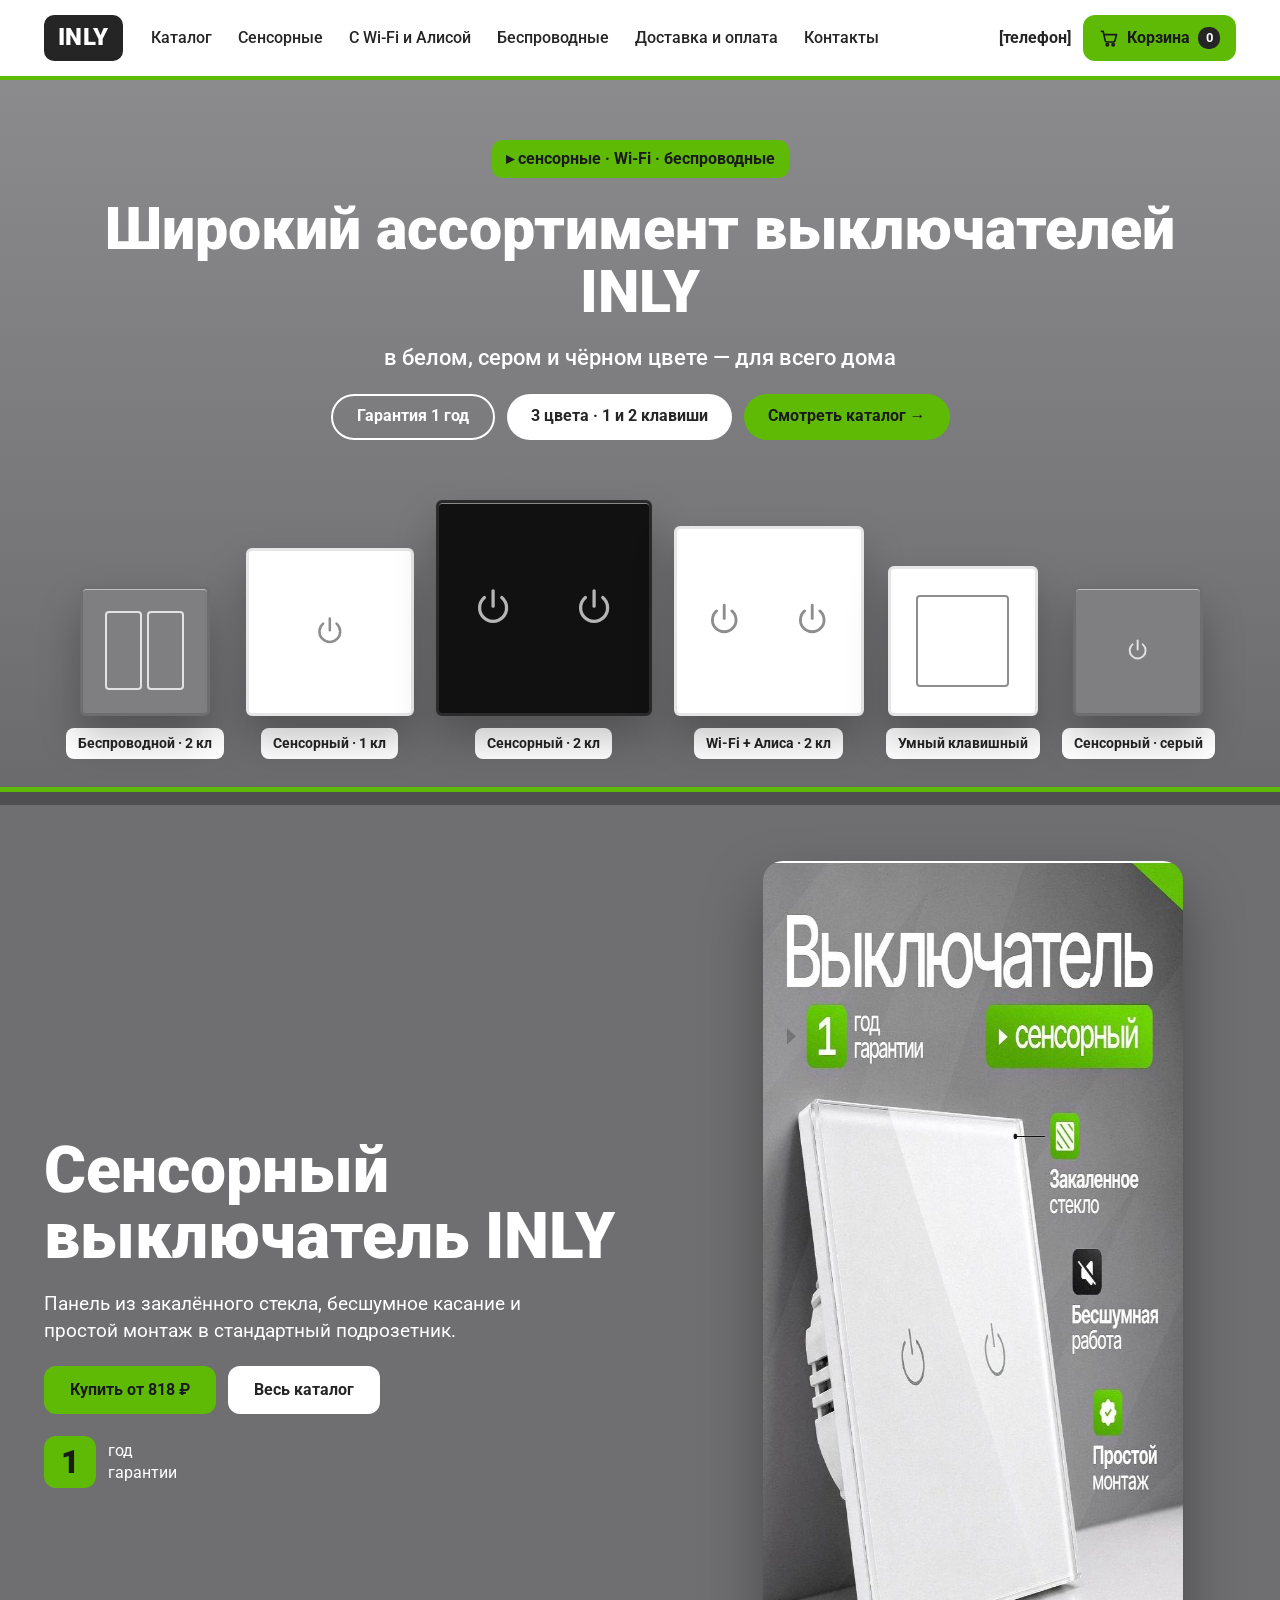
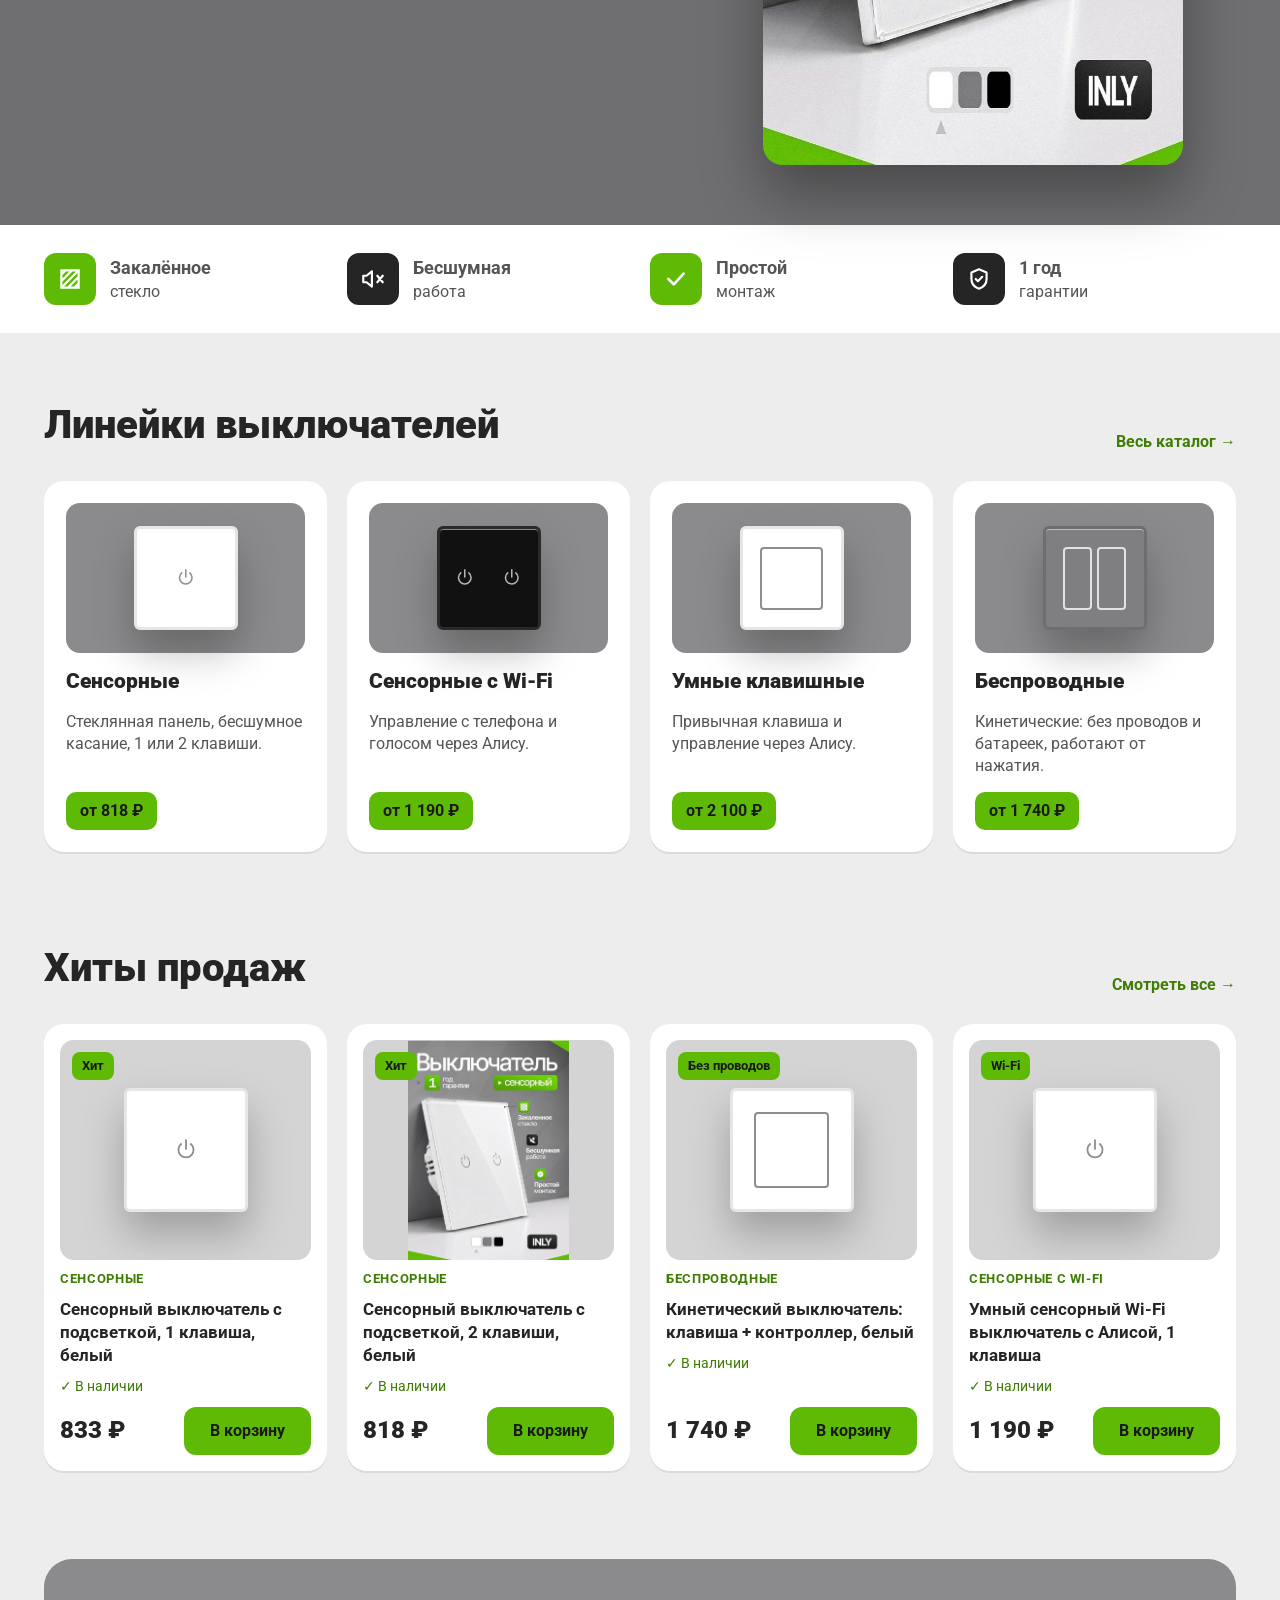
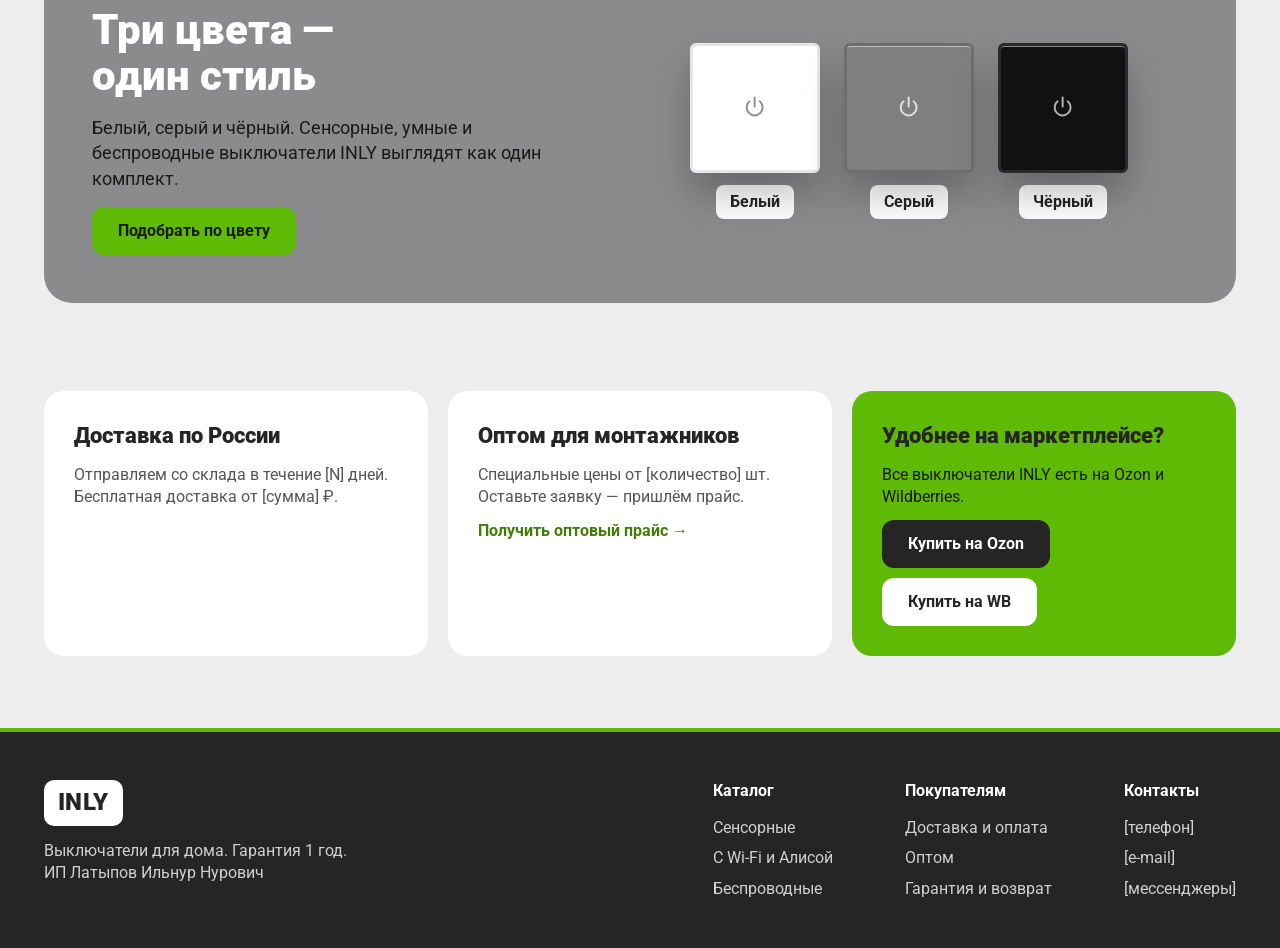
<file: index.html>
<!doctype html>
<html lang="ru">
<head>
<meta charset="utf-8">
<meta name="viewport" content="width=device-width, initial-scale=1">
<title>INLY — выключатели для дома: сенсорные, Wi-Fi, беспроводные</title>
<meta name="description" content="Сенсорные, умные с Алисой и беспроводные выключатели INLY. Закалённое стекло, белый, серый и чёрный. Гарантия 1 год.">
<link rel="preconnect" href="https://fonts.googleapis.com">
<link rel="preconnect" href="https://fonts.gstatic.com" crossorigin>
<link href="https://fonts.googleapis.com/css2?family=Roboto:wght@400;500;700;900&display=swap" rel="stylesheet">
<link rel="stylesheet" href="css/style.css?v=1">
<meta name="theme-color" content="#252525">
</head>
<body class="">
<header class="header">
<div class="container">
<button class="burger" type="button" aria-label="Меню" aria-expanded="false"><svg width="22" height="22" viewBox="0 0 24 24" fill="none" stroke="#252525" stroke-width="2" stroke-linecap="round" aria-hidden="true"><path d="M4 7h16M4 12h16M4 17h16"/></svg></button>
<a class="logo" href="index.html">INLY</a>
<nav class="nav" aria-label="Основное меню">
<a href="catalog.html">Каталог</a>
<a href="catalog.html?type=sensor">Сенсорные</a>
<a href="catalog.html?type=wifi">С Wi-Fi и Алисой</a>
<a href="catalog.html?type=kinetic">Беспроводные</a>
<a href="index.html#delivery">Доставка и оплата</a>
<a href="#contacts">Контакты</a>
</nav>
<div class="header-actions">
<a class="phone" href="tel:+70000000000">[телефон]</a>
<a class="cart-btn" href="#cart" aria-label="Корзина"><svg width="20" height="20" viewBox="0 0 24 24" fill="none" stroke="currentColor" stroke-width="2" stroke-linecap="round" stroke-linejoin="round" aria-hidden="true"><path d="M3 4h2l2.4 11.2a2 2 0 0 0 2 1.6h7.7a2 2 0 0 0 2-1.5L21 8H6"/><circle cx="10" cy="20" r="1.4"/><circle cx="17" cy="20" r="1.4"/></svg><span class="txt">Корзина</span><span class="cart-count" data-cart-count>0</span></a>
</div>
</div>
<nav class="mobile-menu" aria-label="Меню">
<a href="catalog.html">Каталог</a>
<a href="catalog.html?type=sensor">Сенсорные</a>
<a href="catalog.html?type=wifi">С Wi-Fi и Алисой</a>
<a href="catalog.html?type=kinetic">Беспроводные</a>
<a href="index.html#delivery">Доставка и оплата</a>
<a href="tel:+70000000000">Позвонить: [телефон]</a>
</nav>
</header>
<main>
<section class="banner" aria-labelledby="banner-title">
<div class="container">
<span class="tag">▸ сенсорные · Wi-Fi · беспроводные</span>
<h1 id="banner-title">Широкий ассортимент выключателей INLY</h1>
<p>в белом, сером и чёрном цвете — для всего дома</p>
<div class="banner-pills">
<span class="pill pill-outline">Гарантия 1 год</span>
<span class="pill pill-white">3 цвета · 1 и 2 клавиши</span>
<a class="pill pill-green" href="catalog.html">Смотреть каталог →</a>
</div>
<div class="shelf" id="shelf"></div>
</div>
<div class="shelf-floor" aria-hidden="true"></div>
</section>

<section class="hero">
<div class="container">
<div class="hero-text">
<h2>Сенсорный выключатель INLY</h2>
<p>Панель из закалённого стекла, бесшумное касание и простой монтаж в стандартный подрозетник.</p>
<div class="banner-pills" style="justify-content:flex-start">
<a class="btn btn-green" href="product.html?id=s2-white">Купить от 818 ₽</a>
<a class="btn btn-white" href="catalog.html">Весь каталог</a>
</div>
<div class="warranty"><b>1</b><span>год<br>гарантии</span></div>
</div>
<div class="hero-img"><img src="img/switch-white-2key.jpg" alt="Белый сенсорный выключатель INLY, 2 клавиши, закалённое стекло" width="662" height="904"></div>
</div>
</section>

<section class="features" aria-label="Преимущества">
<div class="container">
<div class="feature"><span class="ico"><svg width="26" height="26" viewBox="0 0 24 24" fill="none" stroke="currentColor" stroke-width="2" stroke-linecap="round" aria-hidden="true"><path d="M4 4h16v16H4z M8 4 4 8 M14 4 4 14 M20 4 4 20 M20 10 10 20 M20 16 16 20"/></svg></span><span><b>Закалённое</b><span>стекло</span></span></div>
<div class="feature"><span class="ico dark"><svg width="26" height="26" viewBox="0 0 24 24" fill="none" stroke="currentColor" stroke-width="2" stroke-linecap="round" stroke-linejoin="round" aria-hidden="true"><path d="M11 5 6 9H3v6h3l5 4z M16 9l5 6 M21 9l-5 6"/></svg></span><span><b>Бесшумная</b><span>работа</span></span></div>
<div class="feature"><span class="ico"><svg width="26" height="26" viewBox="0 0 24 24" fill="none" stroke="currentColor" stroke-width="2.4" stroke-linecap="round" stroke-linejoin="round" aria-hidden="true"><path d="M5 12l5 5 9-10"/></svg></span><span><b>Простой</b><span>монтаж</span></span></div>
<div class="feature"><span class="ico dark"><svg width="26" height="26" viewBox="0 0 24 24" fill="none" stroke="currentColor" stroke-width="2" stroke-linecap="round" stroke-linejoin="round" aria-hidden="true"><path d="M12 3l7 3v6c0 4.5-3 7.5-7 9-4-1.5-7-4.5-7-9V6z M9 12l2 2 4-4"/></svg></span><span><b>1 год</b><span>гарантии</span></span></div>
</div>
</section>

<section class="section">
<div class="container">
<div class="section-head"><h2>Линейки выключателей</h2><a class="more" href="catalog.html">Весь каталог →</a></div>
<div class="lines">
<a class="line-card" href="catalog.html?type=sensor"><div class="stage"><div class="panel white one" style="width:104px;height:104px"><svg viewBox="0 0 24 24" fill="none" stroke="currentColor" stroke-width="1.7" stroke-linecap="round" aria-hidden="true"><path d="M12 3v8"/><path d="M7.5 6.5a7 7 0 1 0 9 0"/></svg></div></div><b>Сенсорные</b><p>Стеклянная панель, бесшумное касание, 1 или 2 клавиши.</p><span class="tag from">от 818 ₽</span></a>
<a class="line-card" href="catalog.html?type=wifi"><div class="stage"><div class="panel black" style="width:104px;height:104px"><svg viewBox="0 0 24 24" fill="none" stroke="currentColor" stroke-width="1.7" stroke-linecap="round" aria-hidden="true"><path d="M12 3v8"/><path d="M7.5 6.5a7 7 0 1 0 9 0"/></svg><svg viewBox="0 0 24 24" fill="none" stroke="currentColor" stroke-width="1.7" stroke-linecap="round" aria-hidden="true"><path d="M12 3v8"/><path d="M7.5 6.5a7 7 0 1 0 9 0"/></svg></div></div><b>Сенсорные с Wi-Fi</b><p>Управление с телефона и голосом через Алису.</p><span class="tag from">от 1 190 ₽</span></a>
<a class="line-card" href="catalog.html?type=smart"><div class="stage"><div class="panel white one" style="width:104px;height:104px"><div class="keys"><span></span></div></div></div><b>Умные клавишные</b><p>Привычная клавиша и управление через Алису.</p><span class="tag from">от 2 100 ₽</span></a>
<a class="line-card" href="catalog.html?type=kinetic"><div class="stage"><div class="panel grey" style="width:104px;height:104px"><div class="keys"><span></span><span></span></div></div></div><b>Беспроводные</b><p>Кинетические: без проводов и батареек, работают от нажатия.</p><span class="tag from">от 1 740 ₽</span></a>
</div>
</div>
</section>

<section class="section">
<div class="container">
<div class="section-head"><h2>Хиты продаж</h2><a class="more" href="catalog.html">Смотреть все →</a></div>
<div class="grid" id="hits"></div>
</div>
</section>

<section class="section">
<div class="container">
<div class="colors-block">
<div class="txt"><h2>Три цвета —<br>один стиль</h2><p>Белый, серый и чёрный. Сенсорные, умные и беспроводные выключатели INLY выглядят как один комплект.</p><a class="btn btn-green" href="catalog.html" style="align-self:flex-start">Подобрать по цвету</a></div>
<div class="colors-row">
<figure><div class="panel white one" style="width:130px;height:130px"><svg viewBox="0 0 24 24" fill="none" stroke="currentColor" stroke-width="1.7" stroke-linecap="round" aria-hidden="true"><path d="M12 3v8"/><path d="M7.5 6.5a7 7 0 1 0 9 0"/></svg></div><figcaption>Белый</figcaption></figure>
<figure><div class="panel grey one" style="width:130px;height:130px"><svg viewBox="0 0 24 24" fill="none" stroke="currentColor" stroke-width="1.7" stroke-linecap="round" aria-hidden="true"><path d="M12 3v8"/><path d="M7.5 6.5a7 7 0 1 0 9 0"/></svg></div><figcaption>Серый</figcaption></figure>
<figure><div class="panel black one" style="width:130px;height:130px"><svg viewBox="0 0 24 24" fill="none" stroke="currentColor" stroke-width="1.7" stroke-linecap="round" aria-hidden="true"><path d="M12 3v8"/><path d="M7.5 6.5a7 7 0 1 0 9 0"/></svg></div><figcaption>Чёрный</figcaption></figure>
</div>
</div>
</div>
</section>

<section class="section" id="delivery">
<div class="container">
<div class="info">
<div><b>Доставка по России</b><p>Отправляем со склада в течение [N] дней. Бесплатная доставка от [сумма] ₽.</p></div>
<div><b>Оптом для монтажников</b><p>Специальные цены от [количество] шт. Оставьте заявку — пришлём прайс.</p><a class="more" href="#contacts">Получить оптовый прайс →</a></div>
<div class="mp"><b>Удобнее на маркетплейсе?</b><p>Все выключатели INLY есть на Ozon и Wildberries.</p><div class="row"><a class="btn btn-dark" data-ozon href="#">Купить на Ozon</a><a class="btn btn-white" data-wb href="#">Купить на WB</a></div></div>
</div>
</div>
</section>
</main>
<footer class="footer" id="contacts">
<div class="container">
<div class="about"><a class="logo" href="index.html">INLY</a><span>Выключатели для дома. Гарантия 1 год.<br>ИП Латыпов Ильнур Нурович</span></div>
<div class="col"><h3>Каталог</h3><a href="catalog.html?type=sensor">Сенсорные</a><a href="catalog.html?type=wifi">С Wi-Fi и Алисой</a><a href="catalog.html?type=kinetic">Беспроводные</a></div>
<div class="col"><h3>Покупателям</h3><a href="index.html#delivery">Доставка и оплата</a><a href="index.html#delivery">Оптом</a><a href="#contacts">Гарантия и возврат</a></div>
<div class="col"><h3>Контакты</h3><span>[телефон]</span><span>[e-mail]</span><span>[мессенджеры]</span></div>
</div>
</footer>
<nav class="tabbar" aria-label="Быстрое меню">
<a href="index.html" class="on"><svg width="22" height="22" viewBox="0 0 24 24" fill="none" stroke="currentColor" stroke-width="2" stroke-linecap="round" stroke-linejoin="round" aria-hidden="true"><path d="M3 11l9-7 9 7v9a1 1 0 0 1-1 1h-5v-6H9v6H4a1 1 0 0 1-1-1z"/></svg>Главная</a>
<a href="catalog.html"><svg width="22" height="22" viewBox="0 0 24 24" fill="none" stroke="currentColor" stroke-width="2" stroke-linejoin="round" aria-hidden="true"><path d="M4 4h7v7H4z M13 4h7v7h-7z M4 13h7v7H4z M13 13h7v7h-7z"/></svg>Каталог</a>
<a href="#cart"><svg width="22" height="22" viewBox="0 0 24 24" fill="none" stroke="currentColor" stroke-width="2" stroke-linecap="round" stroke-linejoin="round" aria-hidden="true"><path d="M3 4h2l2.4 11.2a2 2 0 0 0 2 1.6h7.7a2 2 0 0 0 2-1.5L21 8H6"/></svg>Корзина</a>
<a href="#contacts"><svg width="22" height="22" viewBox="0 0 24 24" fill="none" stroke="currentColor" stroke-width="2" stroke-linejoin="round" aria-hidden="true"><path d="M4 5h16v11H8l-4 4z"/></svg>Связаться</a>
</nav>
<script src="js/app.js?v=1"></script>
</body>
</html>
</file>
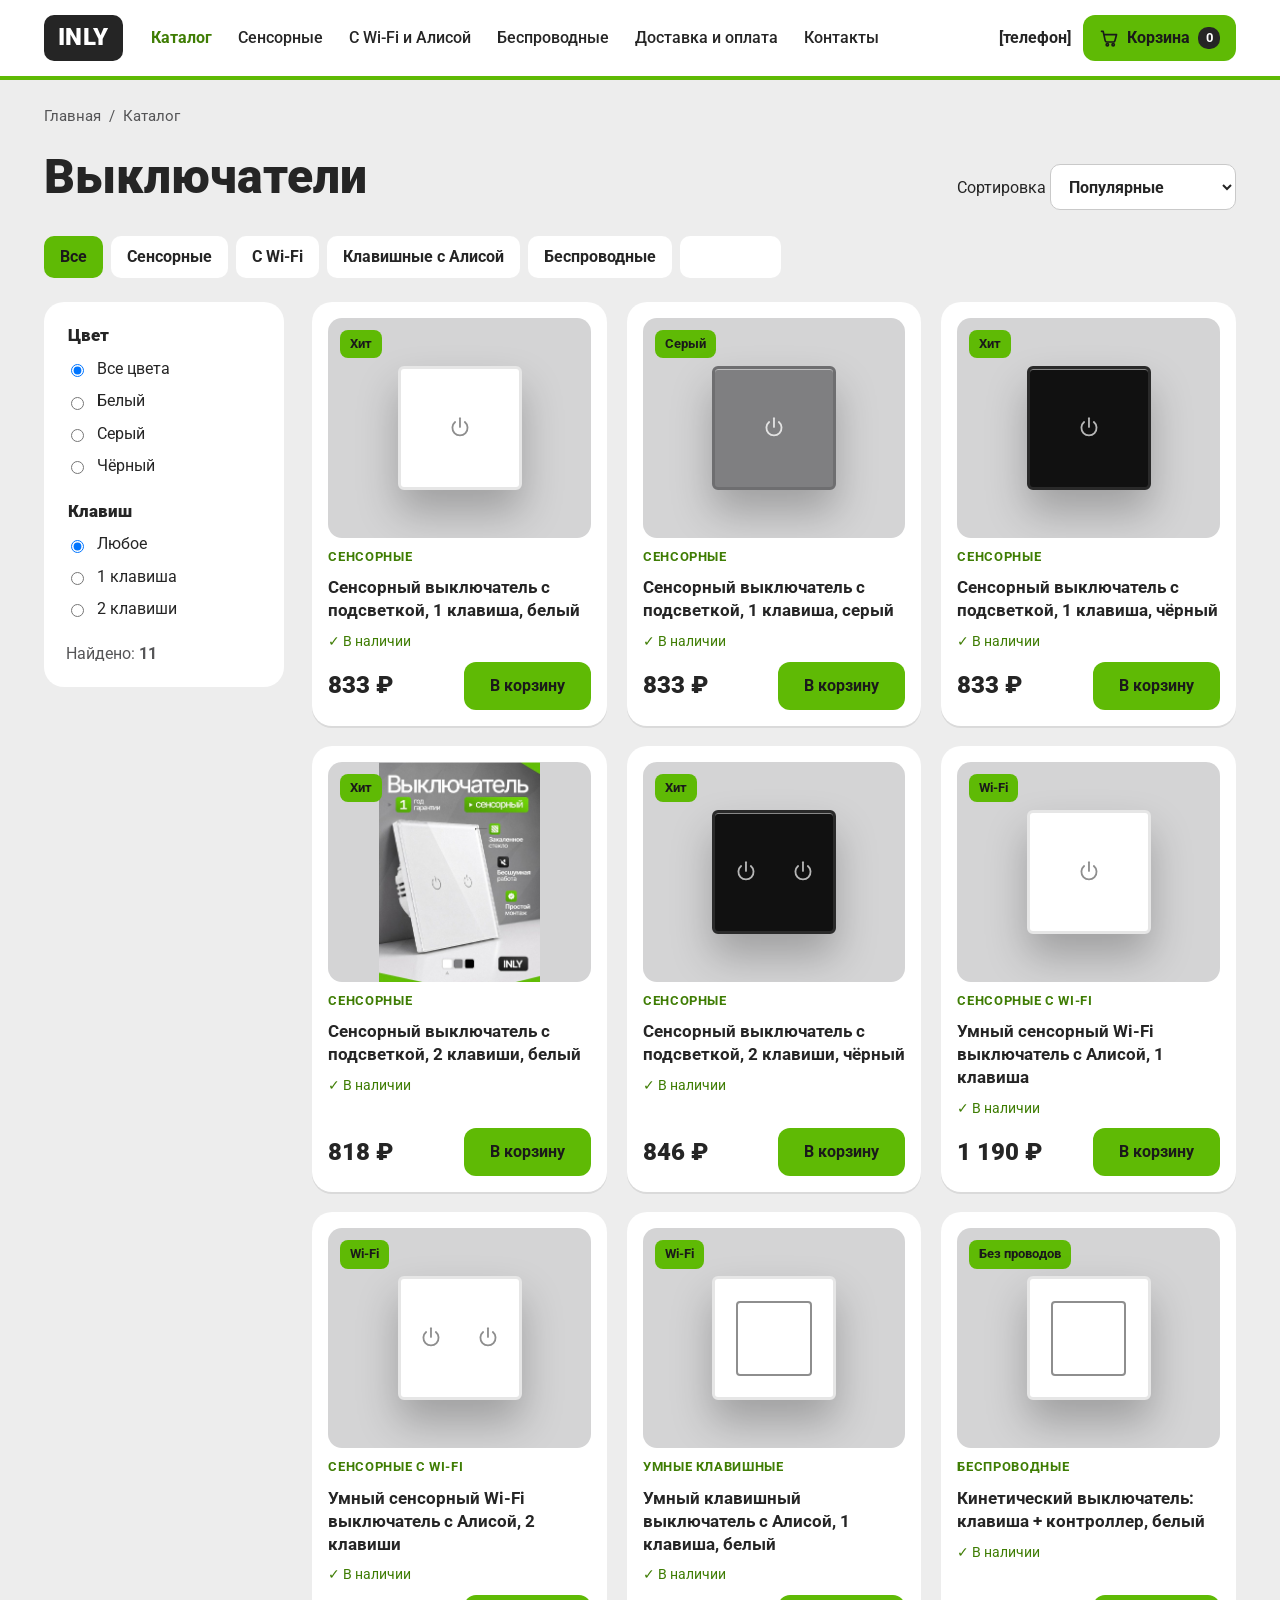
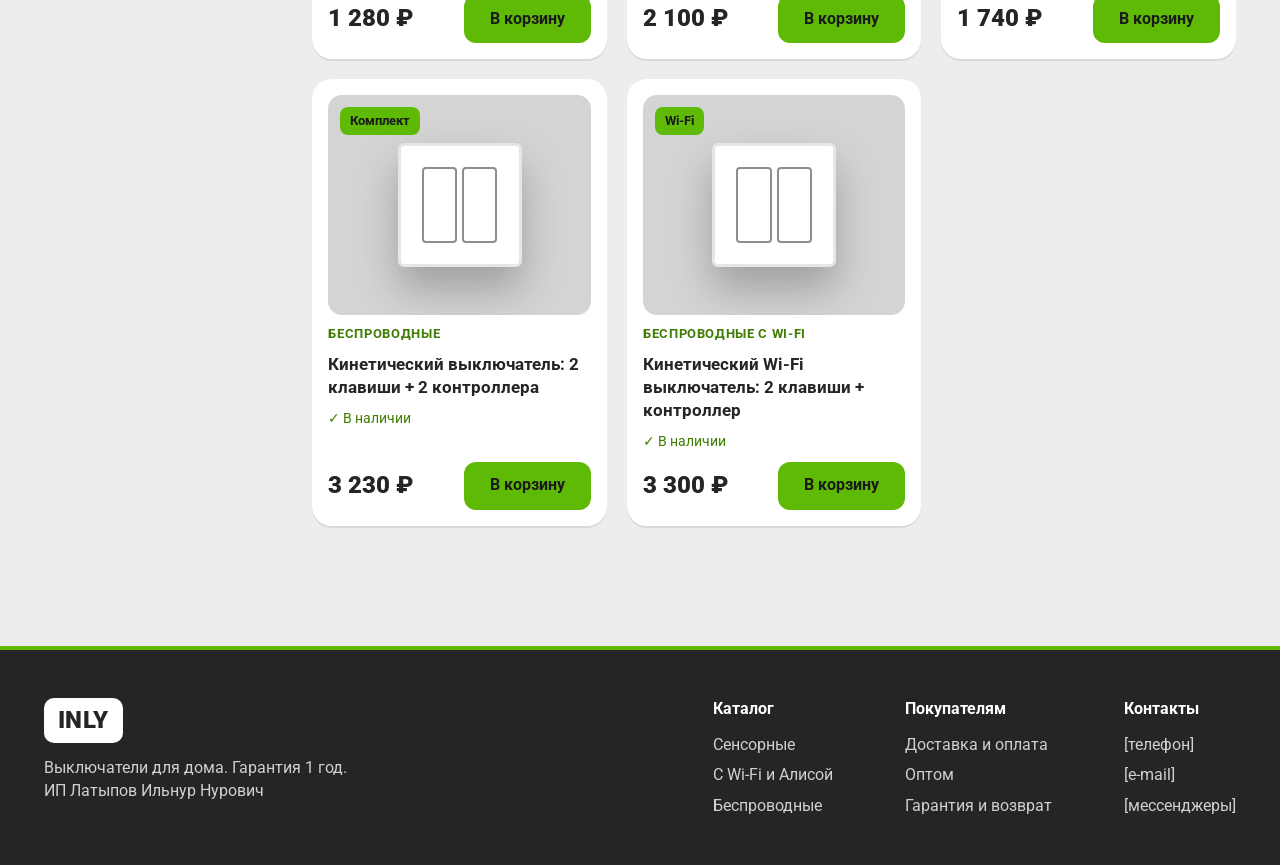
<file: catalog.html>
<!doctype html>
<html lang="ru">
<head>
<meta charset="utf-8">
<meta name="viewport" content="width=device-width, initial-scale=1">
<title>Каталог выключателей — INLY</title>
<meta name="description" content="Каталог выключателей INLY: сенсорные, Wi-Fi с Алисой, кинетические беспроводные.">
<link rel="preconnect" href="https://fonts.googleapis.com">
<link rel="preconnect" href="https://fonts.gstatic.com" crossorigin>
<link href="https://fonts.googleapis.com/css2?family=Roboto:wght@400;500;700;900&display=swap" rel="stylesheet">
<link rel="stylesheet" href="css/style.css?v=1">
<meta name="theme-color" content="#252525">
</head>
<body class="">
<header class="header">
<div class="container">
<button class="burger" type="button" aria-label="Меню" aria-expanded="false"><svg width="22" height="22" viewBox="0 0 24 24" fill="none" stroke="#252525" stroke-width="2" stroke-linecap="round" aria-hidden="true"><path d="M4 7h16M4 12h16M4 17h16"/></svg></button>
<a class="logo" href="index.html">INLY</a>
<nav class="nav" aria-label="Основное меню">
<a href="catalog.html" class="active">Каталог</a>
<a href="catalog.html?type=sensor">Сенсорные</a>
<a href="catalog.html?type=wifi">С Wi-Fi и Алисой</a>
<a href="catalog.html?type=kinetic">Беспроводные</a>
<a href="index.html#delivery">Доставка и оплата</a>
<a href="#contacts">Контакты</a>
</nav>
<div class="header-actions">
<a class="phone" href="tel:+70000000000">[телефон]</a>
<a class="cart-btn" href="#cart" aria-label="Корзина"><svg width="20" height="20" viewBox="0 0 24 24" fill="none" stroke="currentColor" stroke-width="2" stroke-linecap="round" stroke-linejoin="round" aria-hidden="true"><path d="M3 4h2l2.4 11.2a2 2 0 0 0 2 1.6h7.7a2 2 0 0 0 2-1.5L21 8H6"/><circle cx="10" cy="20" r="1.4"/><circle cx="17" cy="20" r="1.4"/></svg><span class="txt">Корзина</span><span class="cart-count" data-cart-count>0</span></a>
</div>
</div>
<nav class="mobile-menu" aria-label="Меню">
<a href="catalog.html">Каталог</a>
<a href="catalog.html?type=sensor">Сенсорные</a>
<a href="catalog.html?type=wifi">С Wi-Fi и Алисой</a>
<a href="catalog.html?type=kinetic">Беспроводные</a>
<a href="index.html#delivery">Доставка и оплата</a>
<a href="tel:+70000000000">Позвонить: [телефон]</a>
</nav>
</header>
<main class="container">
<nav class="crumbs" aria-label="Хлебные крошки"><a href="index.html">Главная</a><span aria-hidden="true">/</span><span>Каталог</span></nav>
<div class="catalog-head">
<h1>Выключатели</h1>
<label>Сортировка <select id="sort"><option value="pop">Популярные</option><option value="cheap">Сначала дешевле</option><option value="exp">Сначала дороже</option></select></label>
</div>
<div class="chips" role="group" aria-label="Тип выключателя">
<button class="chip" type="button" data-type="all">Все</button>
<button class="chip" type="button" data-type="sensor">Сенсорные</button>
<button class="chip" type="button" data-type="wifi">С Wi-Fi</button>
<button class="chip" type="button" data-type="smart">Клавишные с Алисой</button>
<button class="chip" type="button" data-type="kinetic">Беспроводные</button>
<button class="chip btn-dark" type="button" id="filters-toggle" style="color:#fff">Фильтры</button>
</div>
<div class="catalog">
<aside class="filters" aria-label="Фильтры">
<fieldset><legend>Цвет</legend>
<label><input type="radio" name="color" value="all" checked> Все цвета</label>
<label><input type="radio" name="color" value="white"> Белый</label>
<label><input type="radio" name="color" value="grey"> Серый</label>
<label><input type="radio" name="color" value="black"> Чёрный</label>
</fieldset>
<fieldset><legend>Клавиш</legend>
<label><input type="radio" name="keys" value="all" checked> Любое</label>
<label><input type="radio" name="keys" value="1"> 1 клавиша</label>
<label><input type="radio" name="keys" value="2"> 2 клавиши</label>
</fieldset>
<p style="margin:0;color:#555557">Найдено: <b id="found">0</b></p>
</aside>
<div class="catalog-main"><div class="grid" id="catalog-grid"></div></div>
</div>
</main>
<footer class="footer" id="contacts">
<div class="container">
<div class="about"><a class="logo" href="index.html">INLY</a><span>Выключатели для дома. Гарантия 1 год.<br>ИП Латыпов Ильнур Нурович</span></div>
<div class="col"><h3>Каталог</h3><a href="catalog.html?type=sensor">Сенсорные</a><a href="catalog.html?type=wifi">С Wi-Fi и Алисой</a><a href="catalog.html?type=kinetic">Беспроводные</a></div>
<div class="col"><h3>Покупателям</h3><a href="index.html#delivery">Доставка и оплата</a><a href="index.html#delivery">Оптом</a><a href="#contacts">Гарантия и возврат</a></div>
<div class="col"><h3>Контакты</h3><span>[телефон]</span><span>[e-mail]</span><span>[мессенджеры]</span></div>
</div>
</footer>
<nav class="tabbar" aria-label="Быстрое меню">
<a href="index.html"><svg width="22" height="22" viewBox="0 0 24 24" fill="none" stroke="currentColor" stroke-width="2" stroke-linecap="round" stroke-linejoin="round" aria-hidden="true"><path d="M3 11l9-7 9 7v9a1 1 0 0 1-1 1h-5v-6H9v6H4a1 1 0 0 1-1-1z"/></svg>Главная</a>
<a href="catalog.html" class="on"><svg width="22" height="22" viewBox="0 0 24 24" fill="none" stroke="currentColor" stroke-width="2" stroke-linejoin="round" aria-hidden="true"><path d="M4 4h7v7H4z M13 4h7v7h-7z M4 13h7v7H4z M13 13h7v7h-7z"/></svg>Каталог</a>
<a href="#cart"><svg width="22" height="22" viewBox="0 0 24 24" fill="none" stroke="currentColor" stroke-width="2" stroke-linecap="round" stroke-linejoin="round" aria-hidden="true"><path d="M3 4h2l2.4 11.2a2 2 0 0 0 2 1.6h7.7a2 2 0 0 0 2-1.5L21 8H6"/></svg>Корзина</a>
<a href="#contacts"><svg width="22" height="22" viewBox="0 0 24 24" fill="none" stroke="currentColor" stroke-width="2" stroke-linejoin="round" aria-hidden="true"><path d="M4 5h16v11H8l-4 4z"/></svg>Связаться</a>
</nav>
<script src="js/app.js?v=1"></script>
</body>
</html>
</file>
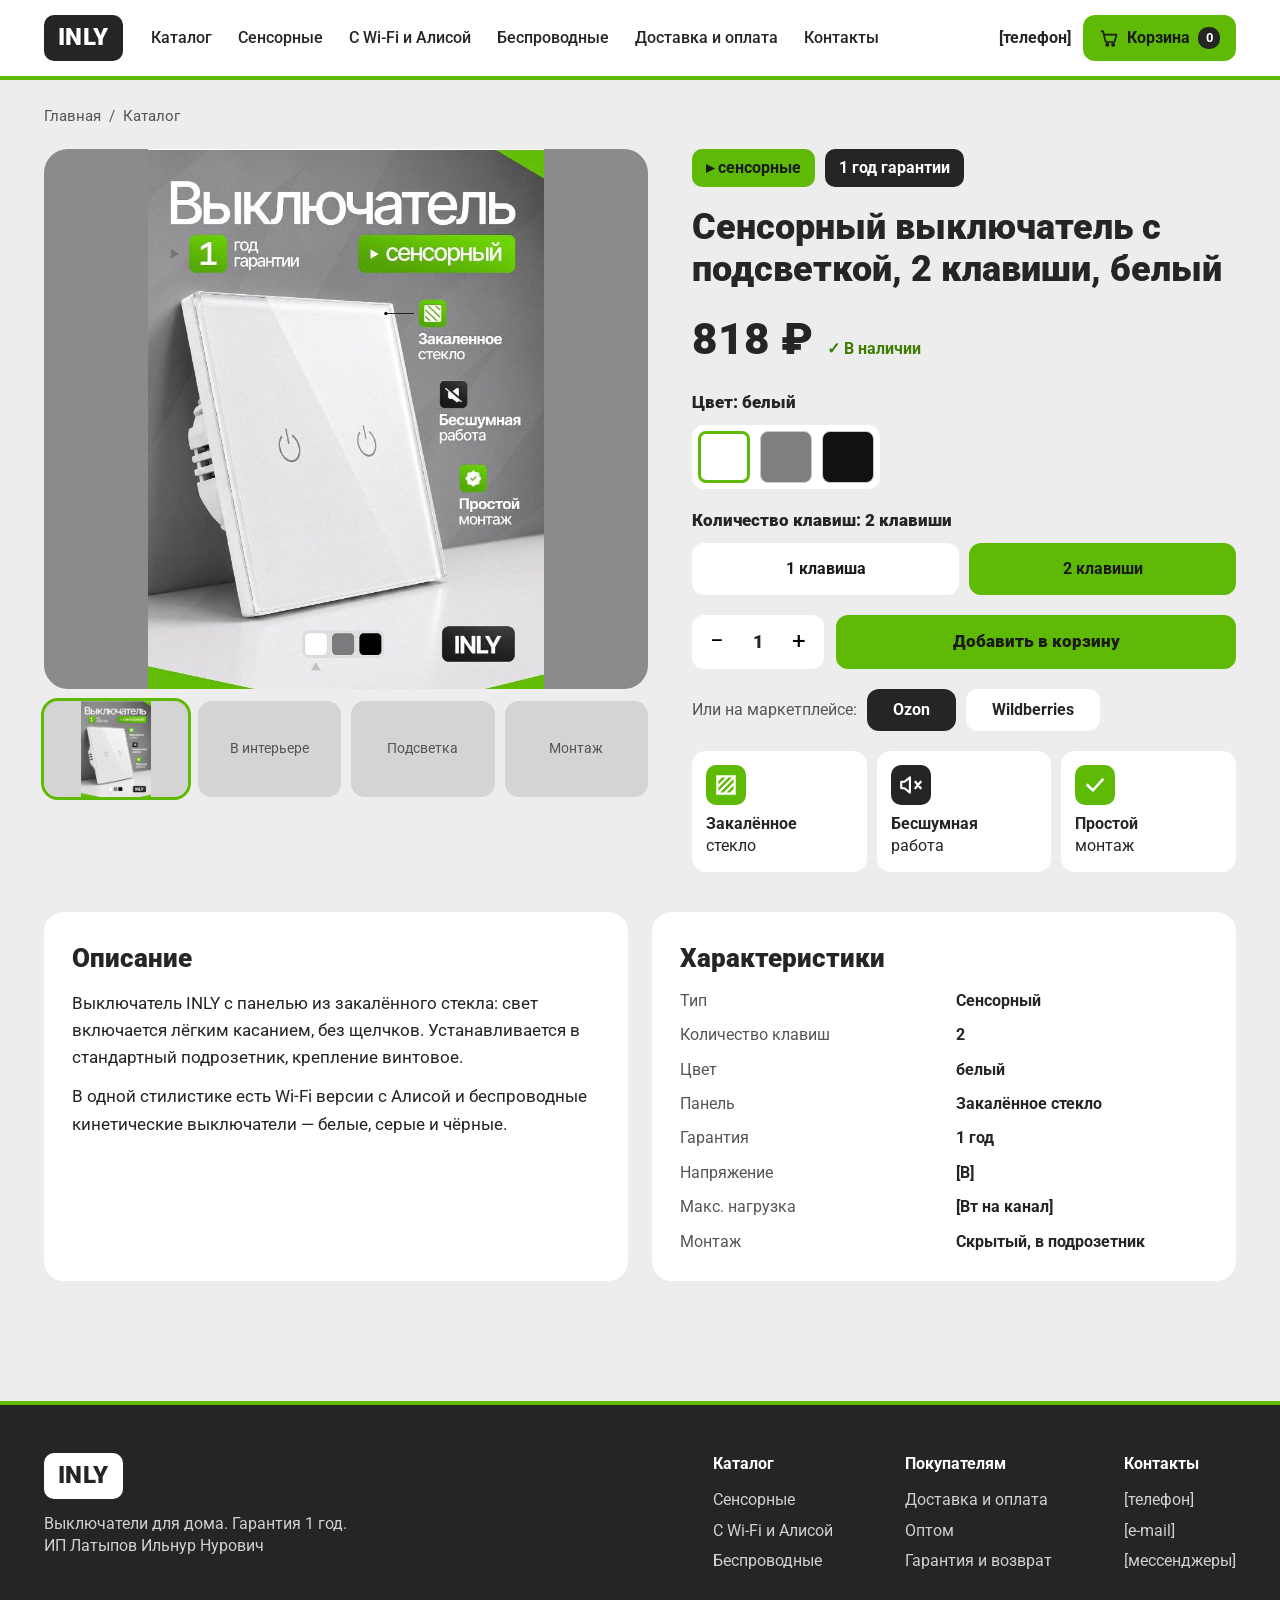
<file: product.html>
<!doctype html>
<html lang="ru">
<head>
<meta charset="utf-8">
<meta name="viewport" content="width=device-width, initial-scale=1">
<title>Выключатель — INLY</title>
<meta name="description" content="Выключатель INLY: закалённое стекло, гарантия 1 год.">
<link rel="preconnect" href="https://fonts.googleapis.com">
<link rel="preconnect" href="https://fonts.gstatic.com" crossorigin>
<link href="https://fonts.googleapis.com/css2?family=Roboto:wght@400;500;700;900&display=swap" rel="stylesheet">
<link rel="stylesheet" href="css/style.css?v=1">
<meta name="theme-color" content="#252525">
</head>
<body class="product-page">
<header class="header">
<div class="container">
<button class="burger" type="button" aria-label="Меню" aria-expanded="false"><svg width="22" height="22" viewBox="0 0 24 24" fill="none" stroke="#252525" stroke-width="2" stroke-linecap="round" aria-hidden="true"><path d="M4 7h16M4 12h16M4 17h16"/></svg></button>
<a class="logo" href="index.html">INLY</a>
<nav class="nav" aria-label="Основное меню">
<a href="catalog.html">Каталог</a>
<a href="catalog.html?type=sensor">Сенсорные</a>
<a href="catalog.html?type=wifi">С Wi-Fi и Алисой</a>
<a href="catalog.html?type=kinetic">Беспроводные</a>
<a href="index.html#delivery">Доставка и оплата</a>
<a href="#contacts">Контакты</a>
</nav>
<div class="header-actions">
<a class="phone" href="tel:+70000000000">[телефон]</a>
<a class="cart-btn" href="#cart" aria-label="Корзина"><svg width="20" height="20" viewBox="0 0 24 24" fill="none" stroke="currentColor" stroke-width="2" stroke-linecap="round" stroke-linejoin="round" aria-hidden="true"><path d="M3 4h2l2.4 11.2a2 2 0 0 0 2 1.6h7.7a2 2 0 0 0 2-1.5L21 8H6"/><circle cx="10" cy="20" r="1.4"/><circle cx="17" cy="20" r="1.4"/></svg><span class="txt">Корзина</span><span class="cart-count" data-cart-count>0</span></a>
</div>
</div>
<nav class="mobile-menu" aria-label="Меню">
<a href="catalog.html">Каталог</a>
<a href="catalog.html?type=sensor">Сенсорные</a>
<a href="catalog.html?type=wifi">С Wi-Fi и Алисой</a>
<a href="catalog.html?type=kinetic">Беспроводные</a>
<a href="index.html#delivery">Доставка и оплата</a>
<a href="tel:+70000000000">Позвонить: [телефон]</a>
</nav>
</header>
<main class="container">
<nav class="crumbs" aria-label="Хлебные крошки"><a href="index.html">Главная</a><span aria-hidden="true">/</span><a href="catalog.html">Каталог</a></nav>
<div class="product">
<div class="gallery">
<div class="main" id="gallery-main"></div>
<div class="thumbs"><div class="on" id="thumb-1"></div><div>В интерьере</div><div>Подсветка</div><div>Монтаж</div></div>
</div>
<div class="pinfo" id="pinfo">
<div style="display:flex;flex-wrap:wrap;gap:10px"><span class="tag" id="p-line">▸ сенсорный</span><span class="tag tag-dark">1 год гарантии</span></div>
<h1 id="p-name">Выключатель INLY</h1>
<div style="display:flex;align-items:baseline;gap:14px;flex-wrap:wrap"><span class="big-price" id="p-price"></span><span style="color:#3F7D04;font-weight:700">✓ В наличии</span></div>
<div><div class="opt-title">Цвет: <span id="p-color"></span></div>
<div class="color-pick">
<button type="button" data-pick-color="white" aria-label="Белый" style="background:#fff"></button>
<button type="button" data-pick-color="grey" aria-label="Серый" style="background:#7F7F81"></button>
<button type="button" data-pick-color="black" aria-label="Чёрный" style="background:#111"></button>
</div></div>
<div><div class="opt-title">Количество клавиш: <span id="p-keys"></span></div>
<div class="keys-pick"><button type="button" data-pick-keys="1">1 клавиша</button><button type="button" data-pick-keys="2">2 клавиши</button></div></div>
<div class="qty-row">
<div class="qty"><button type="button" id="qty-minus" aria-label="Меньше">−</button><output id="qty" aria-live="polite">1</output><button type="button" id="qty-plus" aria-label="Больше">+</button></div>
<button class="btn btn-green add" type="button" id="add">Добавить в корзину</button>
</div>
<div style="display:flex;flex-wrap:wrap;gap:10px;align-items:center;color:#555557">Или на маркетплейсе: <a class="btn btn-dark" data-ozon href="#" style="min-height:42px">Ozon</a><a class="btn btn-white" data-wb href="#" style="min-height:42px">Wildberries</a></div>
<div class="mini-feats">
<div><span class="ico"><svg width="26" height="26" viewBox="0 0 24 24" fill="none" stroke="currentColor" stroke-width="2" stroke-linecap="round" aria-hidden="true"><path d="M4 4h16v16H4z M8 4 4 8 M14 4 4 14 M20 4 4 20 M20 10 10 20 M20 16 16 20"/></svg></span><span><b>Закалённое</b><br>стекло</span></div>
<div><span class="ico dark"><svg width="26" height="26" viewBox="0 0 24 24" fill="none" stroke="currentColor" stroke-width="2" stroke-linecap="round" stroke-linejoin="round" aria-hidden="true"><path d="M11 5 6 9H3v6h3l5 4z M16 9l5 6 M21 9l-5 6"/></svg></span><span><b>Бесшумная</b><br>работа</span></div>
<div><span class="ico"><svg width="26" height="26" viewBox="0 0 24 24" fill="none" stroke="currentColor" stroke-width="2.4" stroke-linecap="round" stroke-linejoin="round" aria-hidden="true"><path d="M5 12l5 5 9-10"/></svg></span><span><b>Простой</b><br>монтаж</span></div>
</div>
</div>
</div>
<div class="details">
<div><h2>Описание</h2><p>Выключатель INLY с панелью из закалённого стекла: свет включается лёгким касанием, без щелчков. Устанавливается в стандартный подрозетник, крепление винтовое.</p><p>В одной стилистике есть Wi-Fi версии с Алисой и беспроводные кинетические выключатели — белые, серые и чёрные.</p></div>
<div><h2>Характеристики</h2><dl class="specs">
<dt>Тип</dt><dd id="s-type">Сенсорный</dd>
<dt>Количество клавиш</dt><dd id="s-keys">1</dd>
<dt>Цвет</dt><dd id="s-color">белый</dd>
<dt>Панель</dt><dd>Закалённое стекло</dd>
<dt>Гарантия</dt><dd>1 год</dd>
<dt>Напряжение</dt><dd>[В]</dd>
<dt>Макс. нагрузка</dt><dd>[Вт на канал]</dd>
<dt>Монтаж</dt><dd>Скрытый, в подрозетник</dd>
</dl></div>
</div>
</main>
<footer class="footer" id="contacts">
<div class="container">
<div class="about"><a class="logo" href="index.html">INLY</a><span>Выключатели для дома. Гарантия 1 год.<br>ИП Латыпов Ильнур Нурович</span></div>
<div class="col"><h3>Каталог</h3><a href="catalog.html?type=sensor">Сенсорные</a><a href="catalog.html?type=wifi">С Wi-Fi и Алисой</a><a href="catalog.html?type=kinetic">Беспроводные</a></div>
<div class="col"><h3>Покупателям</h3><a href="index.html#delivery">Доставка и оплата</a><a href="index.html#delivery">Оптом</a><a href="#contacts">Гарантия и возврат</a></div>
<div class="col"><h3>Контакты</h3><span>[телефон]</span><span>[e-mail]</span><span>[мессенджеры]</span></div>
</div>
</footer>
<nav class="tabbar" aria-label="Быстрое меню">
<a href="index.html"><svg width="22" height="22" viewBox="0 0 24 24" fill="none" stroke="currentColor" stroke-width="2" stroke-linecap="round" stroke-linejoin="round" aria-hidden="true"><path d="M3 11l9-7 9 7v9a1 1 0 0 1-1 1h-5v-6H9v6H4a1 1 0 0 1-1-1z"/></svg>Главная</a>
<a href="catalog.html" class="on"><svg width="22" height="22" viewBox="0 0 24 24" fill="none" stroke="currentColor" stroke-width="2" stroke-linejoin="round" aria-hidden="true"><path d="M4 4h7v7H4z M13 4h7v7h-7z M4 13h7v7H4z M13 13h7v7h-7z"/></svg>Каталог</a>
<a href="#cart"><svg width="22" height="22" viewBox="0 0 24 24" fill="none" stroke="currentColor" stroke-width="2" stroke-linecap="round" stroke-linejoin="round" aria-hidden="true"><path d="M3 4h2l2.4 11.2a2 2 0 0 0 2 1.6h7.7a2 2 0 0 0 2-1.5L21 8H6"/></svg>Корзина</a>
<a href="#contacts"><svg width="22" height="22" viewBox="0 0 24 24" fill="none" stroke="currentColor" stroke-width="2" stroke-linejoin="round" aria-hidden="true"><path d="M4 5h16v11H8l-4 4z"/></svg>Связаться</a>
</nav>
<script src="js/app.js?v=1"></script>
</body>
</html>
</file>
<file: css/style.css>
/* INLY — стили сайта. Цвета как на инфографике: серый, зелёный, белый. */
:root {
  --green: #5FBA05;
  --green-dark: #3F7D04;
  --ink: #252525;
  --ink-2: #1A1A1A;
  --muted: #555557;
  --bg: #EDEDED;
  --card: #FFFFFF;
  --grey: #6F6F71;
  --grey-2: #8B8B8D;
  --stage: #D4D4D5;
  --line: #C9C9C9;
  --radius: 20px;
}
* { box-sizing: border-box; }
html { -webkit-text-size-adjust: 100%; }
body { margin: 0; font-family: Roboto, Arial, sans-serif; color: var(--ink); background: var(--bg); line-height: 1.4; }
a { color: inherit; text-decoration: none; }
a:hover { color: var(--green-dark); }
img { max-width: 100%; display: block; }
button { font: inherit; cursor: pointer; }
.container { max-width: 1240px; margin: 0 auto; padding: 0 24px; }
.visually-hidden { position: absolute; width: 1px; height: 1px; overflow: hidden; clip: rect(0 0 0 0); white-space: nowrap; }

/* Кнопки и плашки */
.btn { display: inline-flex; align-items: center; justify-content: center; gap: 8px; min-height: 48px; padding: 0 26px; border-radius: 12px; border: 0; font-weight: 700; font-size: 16px; }
.btn-green { background: var(--green); color: var(--ink-2); }
.btn-green:hover { background: #6CCB0F; color: var(--ink-2); }
.btn-white { background: #fff; color: var(--ink); }
.btn-dark { background: var(--ink); color: #fff; }
.btn-dark:hover { color: #fff; background: #000; }
.pill { display: inline-flex; align-items: center; min-height: 46px; padding: 0 24px; border-radius: 999px; font-weight: 700; font-size: 16px; }
.pill-outline { border: 2px solid #fff; color: #fff; }
.pill-white { background: #fff; color: var(--ink); }
.pill-green { background: var(--green); color: var(--ink-2); }
.tag { display: inline-block; background: var(--green); color: var(--ink-2); font-weight: 700; border-radius: 10px; padding: 8px 14px; }
.tag-dark { background: var(--ink); color: #fff; }

/* Шапка */
.header { background: #fff; border-bottom: 4px solid var(--green); position: sticky; top: 0; z-index: 20; }
.header .container { display: flex; align-items: center; gap: 16px 28px; min-height: 76px; }
.logo { background: var(--ink); color: #fff; font-weight: 900; font-size: 24px; padding: 6px 14px; border-radius: 10px; letter-spacing: .02em; }
.logo:hover { color: #fff; }
.nav { display: flex; flex-wrap: wrap; gap: 6px 26px; flex: 1; font-weight: 500; }
.nav a.active { color: var(--green-dark); font-weight: 700; }
.header-actions { display: flex; align-items: center; gap: 12px; }
.phone { font-weight: 700; white-space: nowrap; }
.cart-btn { display: inline-flex; align-items: center; gap: 8px; background: var(--green); color: var(--ink-2); font-weight: 700; border-radius: 12px; padding: 0 16px; min-height: 46px; }
.cart-btn:hover { color: var(--ink-2); }
.cart-count { background: var(--ink); color: #fff; border-radius: 10px; min-width: 22px; height: 22px; padding: 0 6px; font-size: 13px; display: inline-flex; align-items: center; justify-content: center; }
.burger { display: none; width: 46px; height: 46px; border: 0; border-radius: 10px; background: var(--bg); align-items: center; justify-content: center; }
.mobile-menu { display: none; background: #fff; border-bottom: 1px solid #DADADA; }
.mobile-menu.open { display: block; }
.mobile-menu a { display: block; padding: 14px 24px; font-size: 18px; border-top: 1px solid var(--bg); }

/* Баннер ассортимента */
.banner { background: linear-gradient(180deg, #8B8B8D 0%, #78787A 60%, #6A6A6C 100%); color: #fff; overflow: hidden; }
.banner .container { padding-top: 60px; display: flex; flex-direction: column; align-items: center; gap: 20px; text-align: center; }
.banner h1 { margin: 0; font-weight: 900; font-size: clamp(30px, 4.6vw, 60px); line-height: 1.06; }
.banner p { margin: 0; font-size: clamp(17px, 1.7vw, 23px); font-weight: 500; }
.banner-pills { display: flex; flex-wrap: wrap; justify-content: center; gap: 12px; }
.shelf { width: 100%; display: flex; flex-wrap: wrap; justify-content: center; align-items: flex-end; gap: 26px 22px; padding-top: 40px; }
.shelf-item { display: flex; flex-direction: column; align-items: center; gap: 12px; }
.shelf-item .label { background: #fff; color: var(--ink); font-size: 14px; font-weight: 700; padding: 6px 12px; border-radius: 8px; white-space: nowrap; }
.shelf-floor { height: 18px; margin-top: 28px; background: #4F4F51; border-top: 5px solid var(--green); }

/* Выключатель, нарисованный в CSS (пока нет фото) */
.panel { position: relative; border-radius: 6px; display: flex; align-items: center; justify-content: center; gap: 26%; box-shadow: 0 22px 40px rgba(0,0,0,.25), inset 0 1px 0 rgba(255,255,255,.5); }
.panel.white { background: #fff; border: 3px solid #E6E6E6; color: #8E8E8E; }
.panel.grey { background: #7F7F81; border: 3px solid #6E6E70; color: #E2E2E2; }
.panel.black { background: #111; border: 3px solid #2A2A2A; color: #B5B5B5; }
.panel svg { width: 22%; height: 22%; }
.panel.one { gap: 0; }
.panel .keys { width: 64%; height: 64%; display: flex; gap: 5px; }
.panel .keys span { flex: 1; border: 2px solid currentColor; border-radius: 4px; }

/* Первый экран с фото */
.hero { background: var(--grey); color: #fff; }
.hero .container { display: flex; flex-wrap: wrap; align-items: center; gap: 40px; padding-top: 56px; padding-bottom: 60px; }
.hero-text { flex: 1 1 440px; display: flex; flex-direction: column; gap: 22px; }
.hero-text h2 { margin: 0; font-weight: 900; font-size: clamp(34px, 5vw, 64px); line-height: 1.02; }
.hero-text p { margin: 0; font-size: 19px; max-width: 540px; }
.hero-img { flex: 1 1 340px; display: flex; justify-content: center; }
.hero-img img { width: 100%; max-width: 420px; border-radius: 20px; box-shadow: 0 30px 60px rgba(0,0,0,.35); }
.warranty { display: flex; align-items: center; gap: 12px; }
.warranty b { background: var(--green); color: var(--ink-2); font-size: 32px; font-weight: 900; width: 52px; height: 52px; border-radius: 12px; display: flex; align-items: center; justify-content: center; }

/* Преимущества */
.features { background: #fff; }
.features .container { display: grid; grid-template-columns: repeat(4, minmax(0, 1fr)); gap: 20px; padding-top: 28px; padding-bottom: 28px; }
.feature { display: flex; align-items: center; gap: 14px; }
.feature .ico { flex: none; width: 52px; height: 52px; border-radius: 12px; background: var(--green); color: #fff; display: flex; align-items: center; justify-content: center; }
.feature .ico.dark { background: var(--ink); }
.feature b { display: block; font-size: 18px; }
.feature span { color: var(--muted); }

/* Секции и карточки */
.section { padding: 64px 0 24px; }
.section-head { display: flex; flex-wrap: wrap; justify-content: space-between; align-items: flex-end; gap: 12px; margin-bottom: 28px; }
.section-head h2 { margin: 0; font-weight: 900; font-size: clamp(28px, 3.2vw, 40px); }
.more { font-weight: 700; color: var(--green-dark); }
.grid { display: grid; grid-template-columns: repeat(auto-fill, minmax(250px, 1fr)); gap: 20px; }
.card { background: var(--card); border-radius: var(--radius); padding: 16px; display: flex; flex-direction: column; gap: 10px; box-shadow: 0 2px 0 #DADADA; }
.card-img { position: relative; height: 220px; border-radius: 14px; background: var(--stage); display: flex; align-items: center; justify-content: center; overflow: hidden; }
.card-img .badge { position: absolute; top: 12px; left: 12px; background: var(--green); color: var(--ink-2); font-size: 13px; font-weight: 700; padding: 5px 10px; border-radius: 8px; }
.card-img img { height: 100%; width: auto; }
.card .line { font-size: 13px; font-weight: 700; color: var(--green-dark); text-transform: uppercase; letter-spacing: .05em; }
.card .name { font-size: 17px; font-weight: 700; line-height: 1.35; }
.card .stock { font-size: 14px; color: var(--green-dark); }
.card .buy { display: flex; align-items: center; justify-content: space-between; gap: 10px; margin-top: auto; }
.price { font-size: 24px; font-weight: 900; white-space: nowrap; }
.swatches { display: flex; gap: 8px; }
.swatches i { width: 24px; height: 24px; border-radius: 6px; }
.sw-white { background: #fff; border: 1px solid #BDBDBD; }
.sw-grey { background: #7F7F81; }
.sw-black { background: #111; }

.lines { display: grid; grid-template-columns: repeat(4, minmax(0, 1fr)); gap: 20px; }
.line-card { background: #fff; border-radius: var(--radius); padding: 22px; display: flex; flex-direction: column; gap: 14px; box-shadow: 0 2px 0 #DADADA; }
.line-card .stage { height: 150px; border-radius: 14px; background: var(--grey-2); display: flex; align-items: center; justify-content: center; }
.line-card b { font-size: 21px; font-weight: 900; }
.line-card p { margin: 0; color: var(--muted); }
.line-card .from { align-self: flex-start; margin-top: auto; }

.colors-block { background: var(--grey-2); border-radius: 28px; padding: 48px; display: flex; flex-wrap: wrap; align-items: center; gap: 40px; }
.colors-block .txt { flex: 1 1 340px; color: #fff; display: flex; flex-direction: column; gap: 16px; }
.colors-block h2 { margin: 0; font-weight: 900; font-size: clamp(30px, 3.4vw, 42px); line-height: 1.1; }
.colors-block p { margin: 0; color: var(--ink-2); font-size: 18px; }
.colors-row { flex: 1 1 400px; display: flex; flex-wrap: wrap; justify-content: center; gap: 24px; }
.colors-row figure { margin: 0; display: flex; flex-direction: column; align-items: center; gap: 12px; }
.colors-row figcaption { background: #fff; font-weight: 700; padding: 6px 14px; border-radius: 8px; }

.info { display: grid; grid-template-columns: repeat(3, minmax(0, 1fr)); gap: 20px; }
.info > div { background: #fff; border-radius: var(--radius); padding: 30px; display: flex; flex-direction: column; gap: 12px; }
.info b { font-size: 22px; font-weight: 900; }
.info p { margin: 0; color: var(--muted); }
.info .mp { background: var(--green); }
.info .mp p { color: var(--ink-2); }
.info .row { display: flex; flex-wrap: wrap; gap: 10px; }

/* Каталог */
.crumbs { font-size: 15px; color: var(--muted); display: flex; gap: 8px; padding-top: 26px; }
.catalog-head { display: flex; flex-wrap: wrap; justify-content: space-between; align-items: flex-end; gap: 14px; margin: 16px 0 26px; }
.catalog-head h1 { margin: 0; font-weight: 900; font-size: clamp(32px, 4vw, 48px); }
select { font: inherit; font-weight: 700; padding: 0 14px; min-height: 46px; border-radius: 10px; border: 1px solid var(--line); background: #fff; color: var(--ink); }
.chips { display: flex; gap: 8px; overflow-x: auto; padding-bottom: 6px; margin-bottom: 18px; }
.chip { flex: none; min-height: 42px; padding: 0 16px; border-radius: 10px; border: 0; background: #fff; font-weight: 700; color: var(--ink); }
.chip.on { background: var(--green); color: var(--ink-2); }
.catalog { display: flex; flex-wrap: wrap; gap: 28px; align-items: flex-start; padding-bottom: 72px; }
.filters { flex: 1 1 240px; max-width: 280px; background: #fff; border-radius: var(--radius); padding: 22px; display: flex; flex-direction: column; gap: 22px; }
.filters fieldset { border: 0; margin: 0; padding: 0; display: flex; flex-direction: column; gap: 10px; }
.filters legend { font-weight: 900; font-size: 17px; margin-bottom: 10px; }
.filters label { display: flex; gap: 10px; align-items: center; }
.filters input[type=checkbox] { width: 20px; height: 20px; accent-color: var(--green); }
.catalog-main { flex: 999 1 560px; min-width: 0; }
.empty { background: #fff; border-radius: var(--radius); padding: 32px; text-align: center; color: var(--muted); }

/* Карточка товара */
.product { display: flex; flex-wrap: wrap; gap: 44px; padding: 22px 0 40px; align-items: flex-start; }
.gallery { flex: 1 1 460px; min-width: 0; display: flex; flex-direction: column; gap: 12px; }
.gallery .main { height: 540px; border-radius: 24px; background: var(--grey-2); display: flex; align-items: center; justify-content: center; overflow: hidden; }
.gallery .main img { height: 100%; width: auto; }
.thumbs { display: grid; grid-template-columns: repeat(4, minmax(0, 1fr)); gap: 10px; }
.thumbs div { height: 96px; border-radius: 14px; background: var(--stage); display: flex; align-items: center; justify-content: center; color: var(--muted); font-size: 14px; overflow: hidden; }
.thumbs div.on { outline: 3px solid var(--green); }
.thumbs img { height: 100%; width: auto; }
.pinfo { flex: 1 1 400px; min-width: 0; display: flex; flex-direction: column; gap: 20px; }
.pinfo h1 { margin: 0; font-weight: 900; font-size: clamp(26px, 2.8vw, 38px); line-height: 1.15; }
.pinfo .big-price { font-size: clamp(34px, 3.4vw, 44px); font-weight: 900; }
.opt-title { font-weight: 900; font-size: 17px; margin-bottom: 10px; }
.color-pick { display: inline-flex; gap: 10px; padding: 6px; background: #fff; border-radius: 12px; }
.color-pick button { width: 52px; height: 52px; border-radius: 8px; border: 1px solid var(--line); }
.color-pick button[aria-pressed=true] { border: 3px solid var(--green); }
.keys-pick { display: flex; gap: 10px; }
.keys-pick button { flex: 1; min-height: 52px; border-radius: 12px; border: 0; background: #fff; font-weight: 700; font-size: 16px; color: var(--ink-2); }
.keys-pick button[aria-pressed=true] { background: var(--green); }
.qty-row { display: flex; flex-wrap: wrap; gap: 12px; }
.qty { display: flex; align-items: center; background: #fff; border-radius: 12px; }
.qty button { width: 50px; height: 54px; border: 0; background: transparent; font-size: 24px; }
.qty output { min-width: 32px; text-align: center; font-weight: 900; font-size: 18px; }
.add { flex: 1 1 200px; min-height: 54px; font-size: 17px; font-weight: 900; }
.mini-feats { display: grid; grid-template-columns: repeat(3, minmax(0, 1fr)); gap: 10px; }
.mini-feats div { background: #fff; border-radius: 14px; padding: 14px; display: flex; flex-direction: column; gap: 8px; }
.mini-feats .ico { width: 40px; height: 40px; border-radius: 10px; background: var(--green); color: #fff; display: flex; align-items: center; justify-content: center; }
.mini-feats .ico.dark { background: var(--ink); }
.details { display: flex; flex-wrap: wrap; gap: 24px; padding-bottom: 72px; }
.details > div { flex: 1 1 420px; background: #fff; border-radius: var(--radius); padding: 28px; }
.details h2 { margin: 0 0 14px; font-weight: 900; font-size: 26px; }
.details p { margin: 0 0 12px; font-size: 17px; line-height: 1.6; }
.specs { margin: 0; display: grid; grid-template-columns: minmax(0, 1fr) minmax(0, 1fr); gap: 12px 24px; }
.specs dt { color: var(--muted); }
.specs dd { margin: 0; font-weight: 700; }

/* Подвал */
.footer { background: var(--ink); color: #D0D0D0; border-top: 4px solid var(--green); margin-top: 48px; }
.footer .container { display: flex; flex-wrap: wrap; gap: 32px 72px; padding-top: 48px; padding-bottom: 48px; }
.footer .about { flex: 1 1 260px; display: flex; flex-direction: column; gap: 14px; align-items: flex-start; }
.footer .logo { background: #fff; color: var(--ink); }
.footer h3 { margin: 0 0 6px; color: #fff; font-size: 16px; }
.footer .col { display: flex; flex-direction: column; gap: 8px; }
.footer a:hover { color: #fff; }

/* Нижняя панель на телефоне */
.tabbar { display: none; }

/* Планшет */
@media (max-width: 1024px) {
  .lines { grid-template-columns: repeat(2, minmax(0, 1fr)); }
  .features .container { grid-template-columns: repeat(2, minmax(0, 1fr)); }
  .info { grid-template-columns: 1fr; }
}

/* Телефон */
@media (max-width: 720px) {
  .container { padding: 0 16px; }
  .nav, .phone, .cart-btn span.txt { display: none; }
  .burger { display: inline-flex; }
  .header .container { justify-content: space-between; min-height: 64px; }
  .logo { font-size: 20px; }
  .banner .container { padding-top: 30px; gap: 14px; }
  .shelf { gap: 16px 12px; padding-top: 22px; }
  .shelf .panel { transform: scale(.58); margin: -30px; }
  .shelf-floor { height: 12px; margin-top: 18px; }
  .hero .container { padding-top: 28px; padding-bottom: 32px; gap: 20px; }
  .hero-text p { font-size: 17px; }
  .features .container { gap: 14px 10px; padding-top: 18px; padding-bottom: 18px; }
  .feature .ico { width: 42px; height: 42px; }
  .feature b { font-size: 15px; }
  .section { padding: 36px 0 12px; }
  .lines { grid-template-columns: 1fr; }
  .grid { grid-template-columns: repeat(2, minmax(0, 1fr)); gap: 10px; }
  .card { padding: 10px; border-radius: 16px; }
  .card-img { height: 140px; }
  .card .name { font-size: 14px; }
  .card .buy { flex-direction: column; align-items: stretch; }
  .price { font-size: 20px; }
  .colors-block { padding: 28px 20px; }
  .filters { max-width: none; display: none; }
  .filters.open { display: flex; }
  .gallery .main { height: 400px; border-radius: 0; margin: 0 -16px; }
  .thumbs { display: none; }
  .mini-feats { gap: 8px; }
  .mini-feats div { padding: 10px; font-size: 13px; }
  .qty-row { position: sticky; bottom: 0; background: #fff; margin: 0 -16px; padding: 10px 16px; border-top: 1px solid #DADADA; z-index: 10; }
  .qty { background: var(--bg); }
  body { padding-bottom: 64px; }
  .tabbar { display: grid; grid-template-columns: repeat(4, minmax(0, 1fr)); position: fixed; left: 0; right: 0; bottom: 0; background: #fff; border-top: 1px solid #DADADA; z-index: 30; }
  .tabbar a { padding: 8px 0; display: flex; flex-direction: column; align-items: center; gap: 2px; font-size: 12px; }
  .tabbar a.on { color: var(--green-dark); font-weight: 700; }
  .product-page .tabbar { display: none; }
  .product-page { padding-bottom: 0; }
}
</file>
